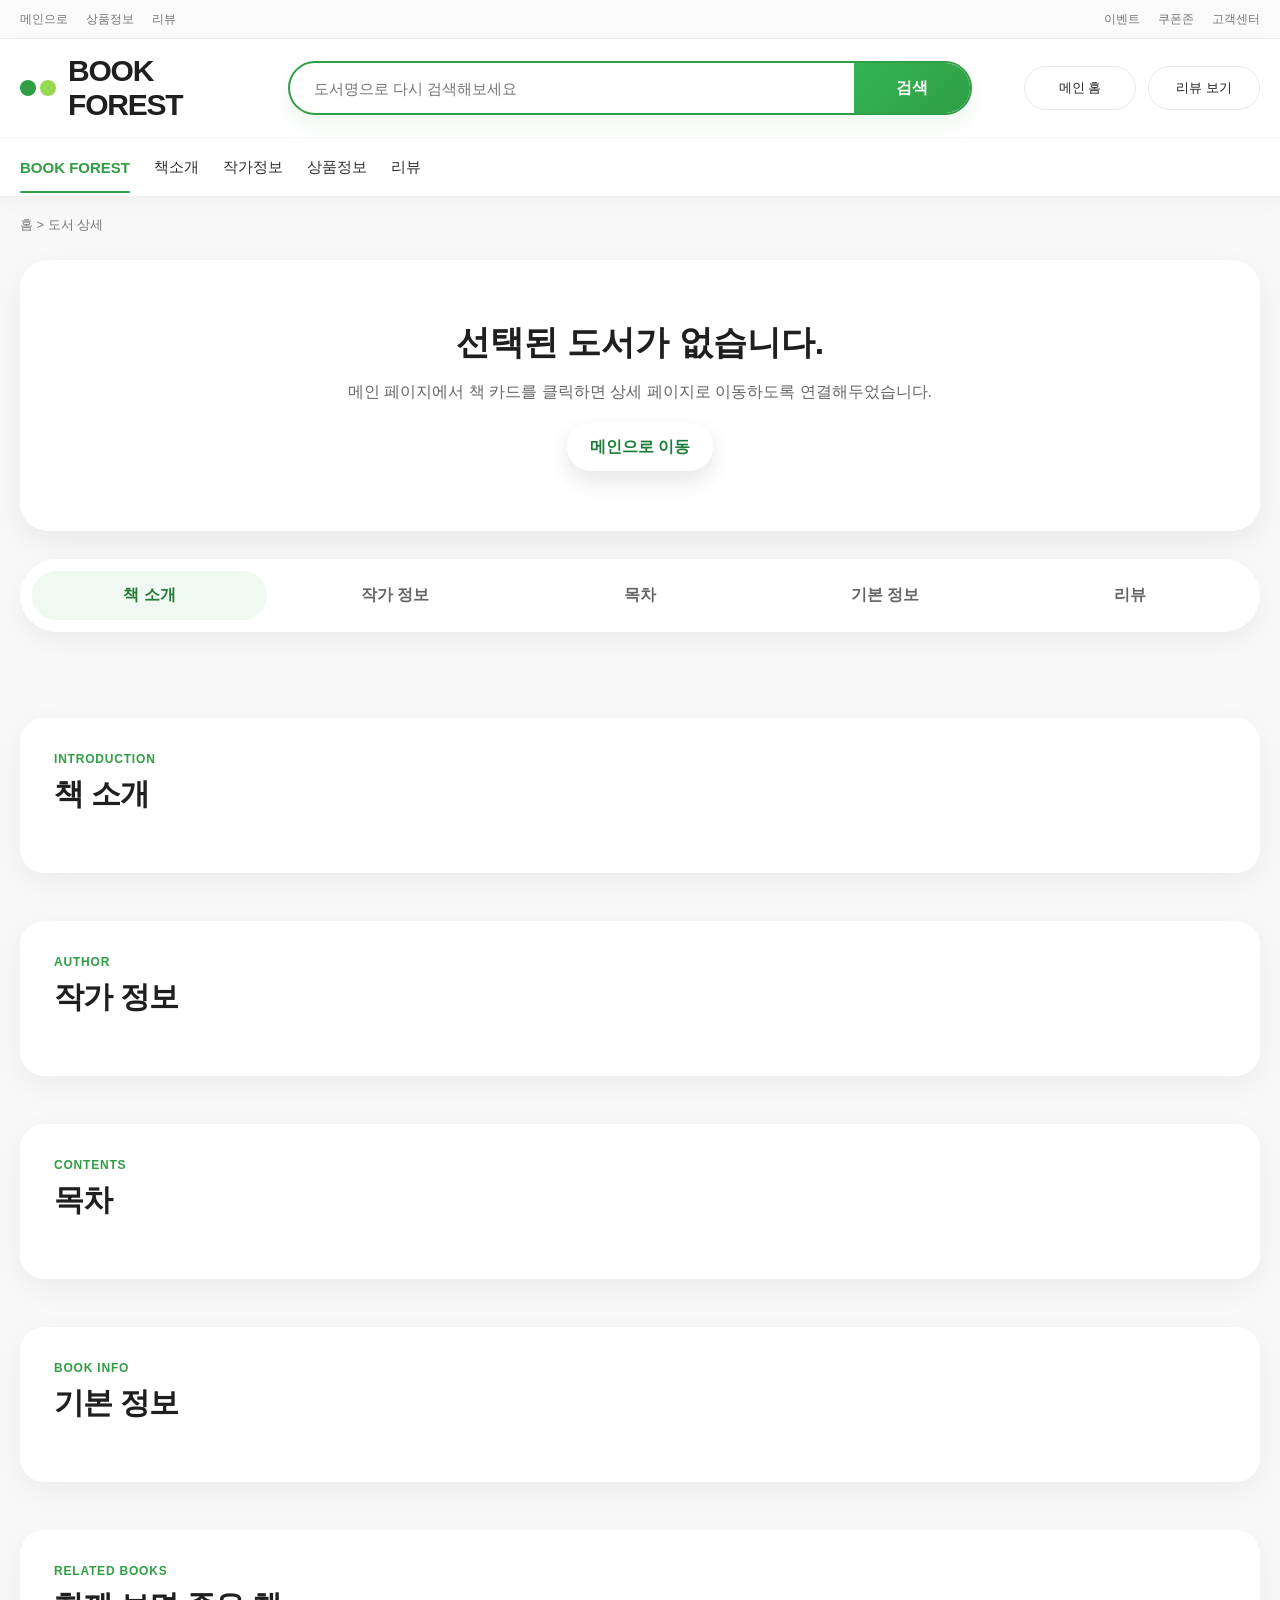
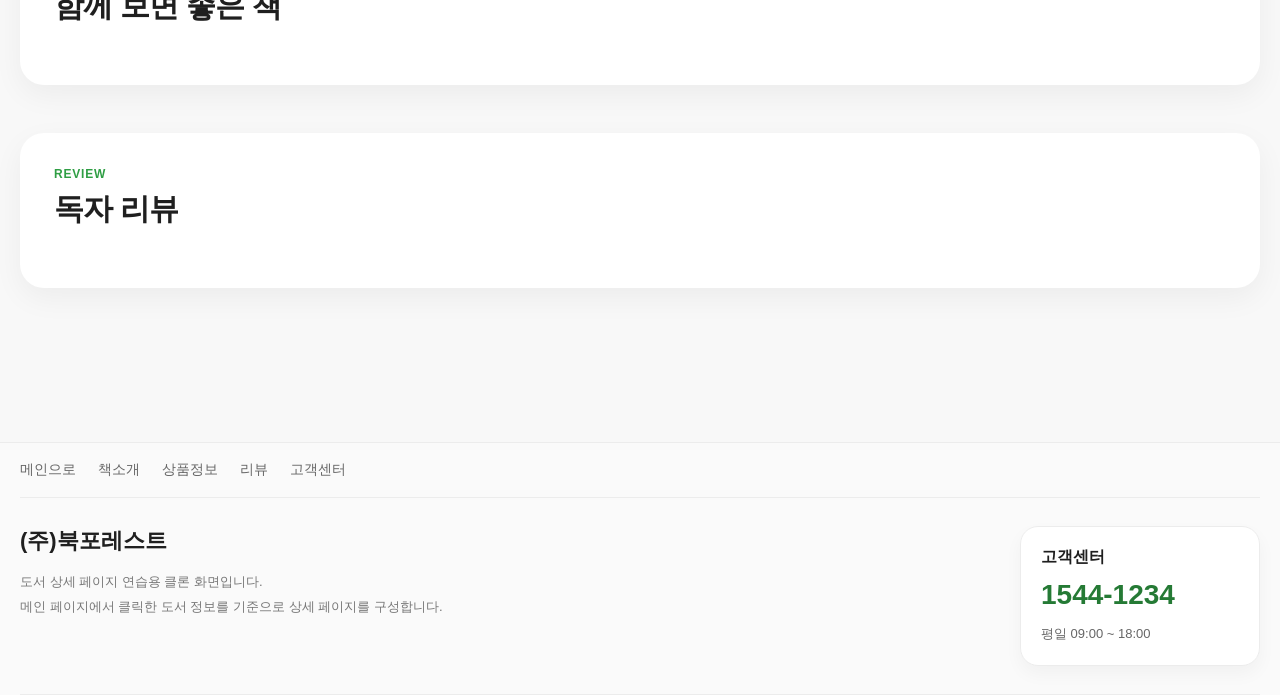
<file: detail.html>
<!DOCTYPE html>
<html lang="ko">
<head>
  <meta charset="UTF-8" />
  <meta name="viewport" content="width=device-width, initial-scale=1.0" />
  <title>BOOK FOREST | 도서 상세</title>
  <link rel="stylesheet" href="./css/style.css" />
</head>
<body class="detail-page-body">
  <div class="utility-bar">
    <div class="container utility-inner">
      <div class="utility-left">
        <a href="./index.html">메인으로</a>
        <a href="#detailInfo">상품정보</a>
        <a href="#detailReview">리뷰</a>
      </div>
      <div class="utility-right">
        <a href="#">이벤트</a>
        <a href="#">쿠폰존</a>
        <a href="#">고객센터</a>
      </div>
    </div>
  </div>

  <header class="site-header">
    <div class="container header-main">
      <div class="header-left">
        <a href="./index.html" class="brand" aria-label="메인페이지로 이동">
          <span class="brand-mark">
            <span></span>
            <span></span>
          </span>
          <span class="brand-text">BOOK FOREST</span>
        </a>
      </div>

      <div class="header-center">
        <div class="search-box detail-search-box">
          <input type="text" id="detailSearchInput" placeholder="도서명으로 다시 검색해보세요" />
          <button id="detailSearchBtn">검색</button>
        </div>
      </div>

      <div class="header-right">
        <a href="./index.html" class="icon-btn">메인 홈</a>
        <a href="#detailReview" class="icon-btn">리뷰 보기</a>
      </div>
    </div>

    <nav class="gnb detail-gnb">
      <div class="container gnb-inner">
        <div class="gnb-left detail-top-links">
          <a href="./index.html" class="gnb-link active">BOOK FOREST</a>
          <a href="#detailIntro" class="gnb-link">책소개</a>
          <a href="#detailAuthor" class="gnb-link">작가정보</a>
          <a href="#detailInfo" class="gnb-link">상품정보</a>
          <a href="#detailReview" class="gnb-link">리뷰</a>
        </div>
      </div>
    </nav>
  </header>

  <main class="detail-main">
    <section class="detail-breadcrumb-wrap">
      <div class="container">
        <div class="detail-breadcrumb" id="detailBreadcrumb">홈 &gt; 도서 상세</div>
      </div>
    </section>

    <section class="detail-hero-section">
      <div class="container detail-hero-grid" id="detailHero">
        <div class="detail-cover-panel skeleton-box"></div>
        <div class="detail-summary-panel skeleton-box"></div>
        <aside class="detail-buy-panel skeleton-box"></aside>
      </div>
    </section>

    <section class="detail-tabbar-wrap">
      <div class="container">
        <div class="detail-tabbar">
          <a href="#detailIntro" class="detail-tab active">책 소개</a>
          <a href="#detailAuthor" class="detail-tab">작가 정보</a>
          <a href="#detailIndex" class="detail-tab">목차</a>
          <a href="#detailInfo" class="detail-tab">기본 정보</a>
          <a href="#detailReview" class="detail-tab">리뷰</a>
        </div>
      </div>
    </section>

    <section class="detail-section detail-banner-section" id="detailIntroBanner">
      <div class="container" id="detailIntroBannerInner"></div>
    </section>

    <section class="detail-section" id="detailIntro">
      <div class="container detail-content-box">
        <div class="detail-section-head">
          <p class="section-kicker">INTRODUCTION</p>
          <h2>책 소개</h2>
        </div>
        <div class="detail-richtext" id="detailIntroText"></div>
      </div>
    </section>

    <section class="detail-section" id="detailAuthor">
      <div class="container detail-content-box">
        <div class="detail-section-head">
          <p class="section-kicker">AUTHOR</p>
          <h2>작가 정보</h2>
        </div>
        <div class="detail-richtext" id="detailAuthorText"></div>
      </div>
    </section>

    <section class="detail-section" id="detailIndex">
      <div class="container detail-content-box">
        <div class="detail-section-head">
          <p class="section-kicker">CONTENTS</p>
          <h2>목차</h2>
        </div>
        <div class="detail-index-list" id="detailIndexList"></div>
      </div>
    </section>

    <section class="detail-section" id="detailInfo">
      <div class="container detail-content-box">
        <div class="detail-section-head">
          <p class="section-kicker">BOOK INFO</p>
          <h2>기본 정보</h2>
        </div>
        <div class="detail-info-grid" id="detailInfoGrid"></div>
      </div>
    </section>

    <section class="detail-section detail-related-section" id="detailRelated">
      <div class="container detail-content-box">
        <div class="detail-section-head">
          <p class="section-kicker">RELATED BOOKS</p>
          <h2>함께 보면 좋은 책</h2>
        </div>
        <div class="book-grid" id="relatedBooksList"></div>
      </div>
    </section>

    <section class="detail-section" id="detailReview">
      <div class="container detail-content-box">
        <div class="detail-section-head detail-review-head">
          <div>
            <p class="section-kicker">REVIEW</p>
            <h2>독자 리뷰</h2>
          </div>
          <div class="detail-review-score" id="detailReviewScore"></div>
        </div>
        <div class="detail-review-list" id="detailReviewList"></div>
      </div>
    </section>
  </main>

  <footer class="site-footer">
    <div class="container footer-top">
      <a href="./index.html">메인으로</a>
      <a href="#detailIntro">책소개</a>
      <a href="#detailInfo">상품정보</a>
      <a href="#detailReview">리뷰</a>
      <a href="#">고객센터</a>
    </div>

    <div class="container footer-bottom footer-real">
      <div class="footer-info">
        <strong>(주)북포레스트</strong>
        <p>도서 상세 페이지 연습용 클론 화면입니다.</p>
        <p>메인 페이지에서 클릭한 도서 정보를 기준으로 상세 페이지를 구성합니다.</p>
      </div>
      <div class="footer-cs">
        <strong>고객센터</strong>
        <p class="cs-number">1544-1234</p>
        <p>평일 09:00 ~ 18:00</p>
      </div>
    </div>
  </footer>

  <script src="./js/main.js"></script>
  <script src="./js/detail.js"></script>
</body>
</html>
</file>
<file: css/style.css>
* {
  margin: 0;
  padding: 0;
  box-sizing: border-box;
}

:root {
  --green: #2f9e44;
  --green-dark: #257a35;
  --text: #1f1f1f;
  --subtext: #666;
  --line: #ececec;
  --soft: #f7f8f9;
  --shadow: 0 12px 30px rgba(0, 0, 0, 0.06);
  --radius-lg: 24px;
  --radius-md: 18px;
  --radius-sm: 12px;
}

html,
body {
  font-family: "Apple SD Gothic Neo", "Malgun Gothic", sans-serif;
  background: #fff;
  color: var(--text);
}

body {
  min-width: 1280px;
}

a {
  text-decoration: none;
  color: inherit;
}

button {
  border: none;
  background: none;
  font: inherit;
  cursor: pointer;
}

img {
  display: block;
  max-width: 100%;
}

.container {
  width: 1200px;
  margin: 0 auto;
}

/* utility */
.utility-bar {
  border-bottom: 1px solid #f0f0f0;
  background: #fafafa;
}

.utility-inner {
  height: 38px;
  display: flex;
  justify-content: space-between;
  align-items: center;
}

.utility-left,
.utility-right {
  display: flex;
  gap: 18px;
  font-size: 12px;
  color: #777;
}

/* header */
.site-header {
  position: sticky;
  top: 0;
  z-index: 200;
  background: rgba(255, 255, 255, 0.92);
  backdrop-filter: blur(14px);
  border-bottom: 1px solid rgba(0, 0, 0, 0.05);
  box-shadow: 0 6px 20px rgba(0, 0, 0, 0.03);
}

.header-main {
  height: 98px;
  display: grid;
  grid-template-columns: 240px 1fr 260px;
  align-items: center;
  gap: 28px;
}

.header-left {
  display: flex;
  align-items: center;
}

.brand {
  display: inline-flex;
  align-items: center;
  gap: 12px;
}

.brand-mark {
  display: inline-flex;
  gap: 4px;
  align-items: center;
}

.brand-mark span:first-child {
  width: 16px;
  height: 16px;
  background: var(--green);
  border-radius: 50%;
}

.brand-mark span:last-child {
  width: 16px;
  height: 16px;
  background: #98d94f;
  border-radius: 50%;
}

.brand-text {
  font-size: 30px;
  font-weight: 800;
  letter-spacing: -1.2px;
}

.search-box {
  height: 54px;
  border: 2px solid var(--green);
  border-radius: 999px;
  overflow: hidden;
  display: flex;
  background: rgba(255, 255, 255, 0.92);
  box-shadow: 0 10px 22px rgba(47, 158, 68, 0.08);
}

.search-box input {
  flex: 1;
  border: none;
  outline: none;
  padding: 0 24px;
  font-size: 15px;
  background: transparent;
}

.search-box button {
  width: 116px;
  background: linear-gradient(135deg, #34b454, #2f9e44);
  color: #fff;
  font-weight: 800;
  transition: 0.2s ease;
}

.search-box button:hover {
  filter: brightness(0.96);
}

.header-right {
  display: flex;
  justify-content: flex-end;
  gap: 12px;
}

.icon-btn {
  min-width: 112px;
  height: 44px;
  border: 1px solid #e7e7e7;
  border-radius: 999px;
  display: inline-flex;
  align-items: center;
  justify-content: center;
  gap: 8px;
  font-size: 13px;
  transition: all 0.22s ease;
  background: rgba(255, 255, 255, 0.9);
}

.icon-btn:hover {
  border-color: #d5ead9;
  background: #f6fff8;
  color: var(--green-dark);
  transform: translateY(-1px);
  box-shadow: 0 8px 20px rgba(47, 158, 68, 0.08);
}

.icon-btn-svg svg {
  width: 18px;
  height: 18px;
}

.gnb {
  border-top: 1px solid rgba(0, 0, 0, 0.03);
  border-bottom: 1px solid rgba(0, 0, 0, 0.06);
  background: rgba(255, 255, 255, 0.95);
}

.gnb-inner {
  height: 58px;
  display: flex;
  align-items: center;
  justify-content: space-between;
}

.gnb-left,
.gnb-right {
  display: flex;
  align-items: center;
  gap: 24px;
}

.gnb-link,
.gnb-side-link {
  font-size: 15px;
  color: #2d2d2d;
  position: relative;
  transition: color 0.2s ease;
}

.gnb-link:hover,
.gnb-side-link:hover {
  color: var(--green);
}

.gnb-link.active {
  color: var(--green);
  font-weight: 800;
}

.gnb-link::after {
  content: "";
  position: absolute;
  left: 0;
  bottom: -17px;
  width: 0;
  height: 2px;
  background: var(--green);
  border-radius: 999px;
  transition: width 0.22s ease;
}

.gnb-link:hover::after,
.gnb-link.active::after {
  width: 100%;
}

.all-menu-btn {
  width: 94px;
  height: 38px;
  border-radius: 999px;
  background: linear-gradient(135deg, #edf9f0, #f7fbf7);
  color: var(--green);
  font-weight: 800;
  border: 1px solid #dff0e3;
  transition: 0.2s ease;
}

.all-menu-btn:hover {
  transform: translateY(-1px);
  box-shadow: 0 8px 18px rgba(47, 158, 68, 0.08);
}

/* dropdown */
.all-menu-wrap {
  position: relative;
}

.all-menu-dropdown {
  position: absolute;
  top: 52px;
  left: 0;
  width: 760px;
  padding: 24px;
  border-radius: 24px;
  background: rgba(255, 255, 255, 0.98);
  border: 1px solid #ececec;
  box-shadow: 0 24px 50px rgba(0, 0, 0, 0.12);
  display: grid;
  grid-template-columns: repeat(4, 1fr);
  gap: 18px;
  opacity: 0;
  visibility: hidden;
  transform: translateY(10px);
  transition: all 0.22s ease;
  z-index: 300;
}

.all-menu-wrap.open .all-menu-dropdown {
  opacity: 1;
  visibility: visible;
  transform: translateY(0);
}

.dropdown-col {
  display: flex;
  flex-direction: column;
  gap: 10px;
}

.dropdown-col h4 {
  font-size: 15px;
  font-weight: 800;
  margin-bottom: 6px;
  color: #222;
}

.dropdown-col a {
  font-size: 14px;
  color: #666;
  transition: 0.18s ease;
}

.dropdown-col a:hover {
  color: var(--green);
  transform: translateX(2px);
}

.dropdown-highlight {
  padding: 18px;
  border-radius: 18px;
  background: linear-gradient(135deg, #f2fbf4, #eef8ff);
  justify-content: center;
}

.dropdown-kicker {
  font-size: 12px;
  font-weight: 800;
  color: var(--green);
  margin-bottom: 10px;
}

.dropdown-highlight strong {
  font-size: 20px;
  line-height: 1.4;
  letter-spacing: -0.5px;
  margin-bottom: 8px;
}

.dropdown-highlight span {
  font-size: 13px;
  color: #666;
  line-height: 1.6;
}

/* hover utility */
.utility-hover-menu {
  position: relative;
}

.hover-link {
  display: inline-flex;
  align-items: center;
  height: 58px;
}

.hover-panel {
  position: absolute;
  top: 52px;
  right: 0;
  width: 260px;
  padding: 18px;
  border-radius: 20px;
  background: rgba(255, 255, 255, 0.98);
  border: 1px solid #ececec;
  box-shadow: 0 20px 40px rgba(0, 0, 0, 0.12);
  opacity: 0;
  visibility: hidden;
  transform: translateY(10px);
  transition: all 0.22s ease;
  z-index: 300;
}

.utility-hover-menu:hover .hover-panel {
  opacity: 1;
  visibility: visible;
  transform: translateY(0);
}

.hover-panel strong {
  display: block;
  font-size: 15px;
  margin-bottom: 8px;
}

.hover-panel p {
  font-size: 13px;
  line-height: 1.7;
  color: #666;
  margin-bottom: 14px;
}

.hover-panel button {
  width: 100%;
  height: 40px;
  border-radius: 12px;
  background: linear-gradient(135deg, #34b454, #2f9e44);
  color: #fff;
  font-weight: 700;
}

/* hero */
.hero-section {
  padding: 28px 0 24px;
}

.hero-grid {
  display: grid;
  grid-template-columns: 1fr 280px;
  gap: 20px;
}

.hero-main {
  min-height: 430px;
  border-radius: 30px;
  overflow: hidden;
  position: relative;
  box-shadow:
    0 18px 38px rgba(0, 0, 0, 0.06),
    0 4px 10px rgba(0, 0, 0, 0.03);
}

.hero-slider {
  position: relative;
  width: 100%;
  height: 100%;
}

.hero-slide {
  min-height: 430px;
  padding: 46px 46px 40px;
  position: absolute;
  inset: 0;
  display: flex;
  justify-content: flex-start;
  align-items: center;
  opacity: 0;
  visibility: hidden;
  transition: opacity 0.6s ease, visibility 0.6s ease;
  background:
    linear-gradient(rgba(0, 0, 0, 0.38), rgba(0, 0, 0, 0.38)),
    url("https://images.unsplash.com/photo-1512820790803-83ca734da794?w=1600&q=80") center center / cover no-repeat;
}

.hero-slide.active {
  opacity: 1;
  visibility: visible;
}

.hero-slide-purple {
  background:
    linear-gradient(rgba(0, 0, 0, 0.34), rgba(0, 0, 0, 0.34)),
    url("https://images.unsplash.com/photo-1495446815901-a7297e633e8d?w=1600&q=80") center center / cover no-repeat;
}

.hero-slide-peach {
  background:
    linear-gradient(rgba(0, 0, 0, 0.34), rgba(0, 0, 0, 0.34)),
    url("https://images.unsplash.com/photo-1476275466078-4007374efbbe?w=1600&q=80") center center / cover no-repeat;
}

/* 슬라이더 오른쪽 카드 도형 제거 */
.hero-books {
  display: none;
}

.hero-copy {
  width: 56%;
  color: #fff;
  z-index: 2;
  position: relative;
}

.hero-label {
  display: inline-flex;
  padding: 9px 16px;
  border-radius: 999px;
  background: rgba(255, 255, 255, 0.22);
  backdrop-filter: blur(6px);
  font-size: 12px;
  font-weight: 800;
  margin-bottom: 18px;
  color: #fff;
  letter-spacing: 0.3px;
}

.hero-copy h1 {
  font-size: 52px;
  line-height: 1.22;
  letter-spacing: -2px;
  margin-bottom: 18px;
  color: #fff;
  text-shadow: 0 4px 18px rgba(0, 0, 0, 0.28);
}

.hero-copy p {
  max-width: 560px;
  font-size: 16px;
  line-height: 1.9;
  opacity: 0.97;
  margin-bottom: 30px;
  color: rgba(255, 255, 255, 0.96);
  text-shadow: 0 2px 12px rgba(0, 0, 0, 0.25);
}

.hero-actions {
  display: flex;
  gap: 12px;
}

.btn-primary,
.btn-secondary {
  min-width: 146px;
  height: 48px;
  border-radius: 999px;
  display: inline-flex;
  align-items: center;
  justify-content: center;
  font-weight: 800;
  transition: all 0.2s ease;
}

.btn-primary {
  background: #fff;
  color: #1e7e39;
  box-shadow: 0 10px 22px rgba(0, 0, 0, 0.1);
}

.btn-primary:hover {
  transform: translateY(-1px);
  filter: brightness(0.98);
}

.btn-secondary {
  background: rgba(255, 255, 255, 0.14);
  color: #fff;
  border: 1px solid rgba(255, 255, 255, 0.34);
  backdrop-filter: blur(6px);
}

.btn-secondary:hover {
  background: rgba(255, 255, 255, 0.2);
}

.hero-book {
  position: absolute;
  border-radius: 16px;
  box-shadow: 0 22px 45px rgba(0, 0, 0, 0.15);
}

.hero-book-1,
.hero-book-2,
.hero-book-3,
.hero-book-4,
.hero-book-5,
.hero-book-6,
.hero-book-7,
.hero-book-8,
.hero-book-9 {
  display: none;
}

.hero-nav {
  position: absolute;
  top: 50%;
  transform: translateY(-50%);
  width: 46px;
  height: 46px;
  border-radius: 50%;
  background: rgba(255, 255, 255, 0.18);
  color: #fff;
  font-size: 30px;
  line-height: 1;
  z-index: 5;
  transition: 0.2s ease;
  backdrop-filter: blur(6px);
}

.hero-nav:hover {
  background: rgba(255, 255, 255, 0.3);
}

.hero-prev {
  left: 16px;
}

.hero-next {
  right: 16px;
}

.hero-dots {
  position: absolute;
  left: 50%;
  bottom: 18px;
  transform: translateX(-50%);
  display: flex;
  gap: 8px;
  z-index: 5;
}

.hero-dot {
  width: 10px;
  height: 10px;
  border-radius: 50%;
  background: rgba(255, 255, 255, 0.45);
}

.hero-dot.active {
  background: #fff;
}

.hero-side {
  display: flex;
  flex-direction: column;
  gap: 16px;
}

.promo-card {
  border-radius: 24px;
  padding: 24px;
  box-shadow:
    0 18px 38px rgba(0, 0, 0, 0.06),
    0 4px 10px rgba(0, 0, 0, 0.03);
  backdrop-filter: blur(6px);
}

.promo-card.large {
  min-height: 280px;
  background: linear-gradient(180deg, #ffffff 0%, #f5f8f6 100%);
  border: 1px solid #edf1ee;
  display: flex;
  flex-direction: column;
  justify-content: space-between;
}

.promo-text span {
  font-size: 13px;
  color: #777;
}

.promo-text strong {
  display: block;
  margin-top: 10px;
  font-size: 24px;
  line-height: 1.4;
  letter-spacing: -0.7px;
}

/* 오늘의 추천 책 이미지 교체 */
.promo-book {
  width: 110px;
  height: 155px;
  border-radius: 12px;
  background: url("https://images.unsplash.com/photo-1519682337058-a94d519337bc?w=600&q=80") center center / cover no-repeat;
  margin-left: auto;
  box-shadow: 0 18px 30px rgba(0, 0, 0, 0.12);
  transform: rotate(-8deg);
}

/* 쿠폰 카드에 이미지 포인트 추가 */
.promo-card.small {
  background: linear-gradient(135deg, #effff3, #fff8eb);
  min-height: 134px;
  display: flex;
  flex-direction: column;
  justify-content: center;
  position: relative;
  overflow: hidden;
}

.promo-card.small::after {
  content: "";
  position: absolute;
  right: 18px;
  bottom: 12px;
  width: 74px;
  height: 74px;
  background: url("https://images.unsplash.com/photo-1607083206968-13611e3d76db?w=400&q=80") center center / cover no-repeat;
  border-radius: 18px;
  opacity: 0.26;
  transform: rotate(-10deg);
}

.promo-card.small span {
  font-size: 13px;
  color: #666;
  margin-bottom: 8px;
  position: relative;
  z-index: 1;
}

.promo-card.small strong {
  font-size: 24px;
  color: var(--green-dark);
  letter-spacing: -0.8px;
  position: relative;
  z-index: 1;
}

/* quick */
.quick-section {
  padding-bottom: 24px;
}

.quick-grid {
  display: grid;
  grid-template-columns: repeat(8, 1fr);
  gap: 14px;
}

.quick-item {
  background: #fff;
  border: 1px solid #ededed;
  border-radius: 22px;
  height: 92px;
  display: flex;
  flex-direction: column;
  align-items: center;
  justify-content: center;
  gap: 8px;
  box-shadow: 0 8px 18px rgba(0, 0, 0, 0.03);
  transition: 0.2s ease;
  backdrop-filter: blur(6px);
}

.quick-item:hover {
  transform: translateY(-3px);
  box-shadow: 0 14px 26px rgba(0, 0, 0, 0.06);
}

.q-icon {
  font-size: 24px;
}

.quick-item span:last-child {
  font-size: 13px;
  color: #444;
}

/* sections */
.book-section,
.story-section {
  padding: 34px 0 8px;
}

.section-head {
  display: flex;
  justify-content: space-between;
  align-items: flex-end;
  gap: 20px;
  margin-bottom: 20px;
}

.section-kicker {
  font-size: 12px;
  font-weight: 800;
  color: var(--green);
  margin-bottom: 8px;
  letter-spacing: 0.8px;
}

.section-head h2 {
  font-size: 32px;
  font-weight: 800;
  letter-spacing: -1.2px;
}

.pill-tabs {
  display: flex;
  gap: 8px;
  flex-wrap: wrap;
}

.pill {
  height: 38px;
  padding: 0 16px;
  border-radius: 999px;
  border: 1px solid #e8e8e8;
  color: #666;
  background: rgba(255, 255, 255, 0.9);
  transition: 0.2s ease;
}

.pill:hover {
  border-color: #d8eadc;
  background: #f7fff8;
  color: var(--green-dark);
}

.pill.active {
  color: #fff;
  background: linear-gradient(135deg, #34b454, #2f9e44);
  border-color: transparent;
  box-shadow: 0 10px 20px rgba(47, 158, 68, 0.18);
}

.more-link {
  color: #666;
  font-size: 14px;
}

/* books */
.book-grid {
  display: grid;
  grid-template-columns: repeat(6, 1fr);
  gap: 22px;
}

.book-grid.compact {
  grid-template-columns: repeat(4, 1fr);
}

.book-card {
  min-width: 0;
}

.book-rank {
  width: 30px;
  height: 30px;
  border-radius: 50%;
  background: var(--green);
  color: #fff;
  font-size: 13px;
  font-weight: 700;
  display: inline-flex;
  align-items: center;
  justify-content: center;
  margin-bottom: 10px;
}

.book-thumb {
  width: 100%;
  aspect-ratio: 0.72 / 1;
  border-radius: 14px;
  overflow: hidden;
  background: #f2f2f2;
  box-shadow: 0 14px 26px rgba(0, 0, 0, 0.08);
  transition: transform 0.2s ease, box-shadow 0.2s ease;
  border: 1px solid rgba(0, 0, 0, 0.04);
  backdrop-filter: blur(6px);
}

.book-card:hover .book-thumb {
  transform: translateY(-4px);
  box-shadow: 0 18px 32px rgba(0, 0, 0, 0.12);
}

.book-thumb img {
  width: 100%;
  height: 100%;
  object-fit: cover;
}

.book-meta {
  padding-top: 12px;
}

.book-title {
  font-size: 15px;
  font-weight: 700;
  line-height: 1.55;
  min-height: 46px;
  display: -webkit-box;
  -webkit-line-clamp: 2;
  -webkit-box-orient: vertical;
  overflow: hidden;
  letter-spacing: -0.2px;
}

.book-author {
  margin-top: 7px;
  font-size: 13px;
  color: #777;
  white-space: nowrap;
  overflow: hidden;
  text-overflow: ellipsis;
}

.book-price {
  margin-top: 9px;
  font-size: 15px;
  font-weight: 800;
}

.book-publisher {
  margin-top: 6px;
  font-size: 12px;
  color: #999;
}

.empty-box,
.loading-box,
.error-box {
  grid-column: 1 / -1;
  min-height: 190px;
  border-radius: 20px;
  background: #fafafa;
  border: 1px dashed #ddd;
  color: #777;
  display: flex;
  align-items: center;
  justify-content: center;
}

/* middle banner */
.middle-banner-section {
  padding: 34px 0 16px;
}

.middle-banner {
  min-height: 220px;
  border-radius: 30px;
  padding: 34px 40px;
  background: linear-gradient(135deg, #eaf7ef, #f9f4ea);
  display: flex;
  justify-content: space-between;
  align-items: center;
  overflow: hidden;
  box-shadow:
    0 18px 38px rgba(0, 0, 0, 0.06),
    0 4px 10px rgba(0, 0, 0, 0.03);
  backdrop-filter: blur(6px);
}

.middle-banner-copy span {
  display: inline-block;
  font-size: 12px;
  font-weight: 800;
  color: var(--green);
  margin-bottom: 10px;
}

.middle-banner-copy h3 {
  font-size: 34px;
  line-height: 1.4;
  letter-spacing: -1px;
  margin-bottom: 14px;
}

.middle-banner-copy p {
  color: #666;
  line-height: 1.7;
  font-size: 14px;
}

.middle-banner-visual {
  width: 130px;
  height: 180px;
  border-radius: 14px;
  background: linear-gradient(145deg, #0d1b2a, #415a77);
  box-shadow: 0 18px 32px rgba(0, 0, 0, 0.14);
  transform: rotate(-12deg);
}

/* picks */
.picks-section {
  padding: 42px 0 14px;
}

.picks-layout {
  display: grid;
  grid-template-columns: 250px 1fr;
  gap: 28px;
  align-items: start;
}

.picks-side {
  padding-top: 12px;
}

.picks-side h2 {
  font-size: 40px;
  letter-spacing: -1.2px;
  margin-bottom: 14px;
}

.picks-side p {
  color: #666;
  line-height: 1.8;
  font-size: 14px;
}

.outline-link {
  display: inline-flex;
  margin-top: 20px;
  width: 120px;
  height: 42px;
  align-items: center;
  justify-content: center;
  border: 1px solid var(--green);
  border-radius: 999px;
  color: var(--green);
  font-weight: 700;
}

/* story */
.story-grid {
  display: grid;
  grid-template-columns: repeat(5, 1fr);
  gap: 22px;
}

.story-card {
  min-width: 0;
}

.story-thumb {
  width: 100%;
  height: 210px;
  border-radius: 18px;
  object-fit: cover;
  box-shadow: 0 14px 28px rgba(0, 0, 0, 0.08);
}

.story-title {
  margin-top: 12px;
  font-size: 15px;
  font-weight: 700;
  line-height: 1.55;
}

.story-desc {
  margin-top: 7px;
  font-size: 13px;
  color: #777;
  line-height: 1.6;
}

/* bottom promo */
.bottom-promo-section {
  padding: 34px 0 48px;
}

.bottom-promo-grid {
  display: grid;
  grid-template-columns: repeat(3, 1fr);
  gap: 16px;
}

.bottom-promo {
  min-height: 132px;
  border-radius: 24px;
  padding: 26px;
  display: flex;
  flex-direction: column;
  justify-content: center;
  box-shadow:
    0 18px 38px rgba(0, 0, 0, 0.06),
    0 4px 10px rgba(0, 0, 0, 0.03);
  backdrop-filter: blur(6px);
}

.bottom-promo span {
  font-size: 13px;
  margin-bottom: 8px;
}

.bottom-promo strong {
  font-size: 24px;
  line-height: 1.45;
  letter-spacing: -0.8px;
}

.bottom-promo.mint {
  background: #dff6e7;
  color: #146c3b;
}

.bottom-promo.ivory {
  background: #fff4dc;
  color: #735400;
}

.bottom-promo.blue {
  background: #2e78ff;
  color: #fff;
}

/* footer */
.site-footer {
  border-top: 1px solid #ececec;
  background: #fafafa;
  margin-top: 40px;
}

.footer-top {
  padding: 18px 0;
  display: flex;
  gap: 22px;
  flex-wrap: wrap;
  border-bottom: 1px solid #ececec;
}

.footer-top a {
  font-size: 14px;
  color: #666;
}

.footer-real {
  padding: 28px 0 28px;
  display: flex;
  justify-content: space-between;
  gap: 40px;
  border-bottom: 1px solid #ececec;
}

.footer-info {
  flex: 1;
}

.footer-info strong {
  display: block;
  margin-bottom: 14px;
  font-size: 22px;
}

.footer-info p {
  font-size: 13px;
  line-height: 1.9;
  color: #777;
}

.footer-cs {
  width: 240px;
  padding: 20px;
  border-radius: 18px;
  background: #fff;
  border: 1px solid #ececec;
  box-shadow: 0 8px 18px rgba(0, 0, 0, 0.04);
  backdrop-filter: blur(6px);
}

.footer-cs strong {
  display: block;
  margin-bottom: 10px;
  font-size: 16px;
}

.cs-number {
  font-size: 28px !important;
  color: var(--green-dark) !important;
  font-weight: 800;
  line-height: 1.2 !important;
  margin-bottom: 10px;
}

.footer-cs p {
  font-size: 13px;
  color: #666;
  line-height: 1.8;
}

.footer-copy-row {
  padding: 18px 0 28px;
}

.footer-copy-row p {
  color: #999;
  font-size: 12px;
}

/* responsive */
@media (max-width: 1280px) {
  body {
    min-width: 100%;
  }

  .container {
    width: calc(100% - 40px);
  }

  .book-grid {
    grid-template-columns: repeat(5, 1fr);
  }

  .story-grid {
    grid-template-columns: repeat(4, 1fr);
  }
}

@media (max-width: 1024px) {
  .header-main {
    grid-template-columns: 1fr;
    height: auto;
    padding: 20px 0;
  }

  .header-right {
    justify-content: flex-start;
  }

  .gnb-inner {
    flex-direction: column;
    align-items: flex-start;
    height: auto;
    gap: 12px;
    padding: 12px 0;
  }

  .hero-grid {
    grid-template-columns: 1fr;
  }

  .quick-grid {
    grid-template-columns: repeat(4, 1fr);
  }

  .book-grid {
    grid-template-columns: repeat(3, 1fr);
  }

  .book-grid.compact {
    grid-template-columns: repeat(3, 1fr);
  }

  .story-grid {
    grid-template-columns: repeat(3, 1fr);
  }

  .picks-layout {
    grid-template-columns: 1fr;
  }

  .bottom-promo-grid {
    grid-template-columns: 1fr;
  }

  .footer-real {
    flex-direction: column;
  }

  .all-menu-dropdown {
    width: 100%;
    min-width: 700px;
  }
}

@media (max-width: 768px) {
  .utility-inner,
  .section-head {
    flex-direction: column;
    align-items: flex-start;
    height: auto;
    gap: 12px;
    padding: 12px 0;
  }

  .hero-slide {
    min-height: auto;
    flex-direction: column;
    align-items: flex-start;
    gap: 30px;
    padding: 30px;
  }

  .hero-copy,
  .hero-books {
    width: 100%;
  }

  .hero-books {
    height: 300px;
  }

  .hero-copy h1 {
    font-size: 34px;
  }

  .quick-grid {
    grid-template-columns: repeat(2, 1fr);
  }

  .book-grid,
  .book-grid.compact,
  .story-grid {
    grid-template-columns: repeat(2, 1fr);
  }

  .middle-banner {
    flex-direction: column;
    align-items: flex-start;
    gap: 24px;
  }

  .all-menu-dropdown {
    min-width: 320px;
    grid-template-columns: 1fr;
  }
}

/* =========================
   clickable book cards
========================= */
.book-card {
  cursor: pointer;
}

.book-card:focus-visible {
  outline: 3px solid rgba(47, 158, 68, 0.25);
  outline-offset: 4px;
}

/* =========================
   detail page
========================= */
.detail-page-body {
  background: #f8f8f8;
}

.detail-main {
  padding-bottom: 90px;
}

.detail-breadcrumb-wrap {
  padding: 18px 0 10px;
}

.detail-breadcrumb {
  color: #777;
  font-size: 13px;
}

.detail-hero-section {
  padding: 16px 0 28px;
}

.detail-hero-grid {
  display: grid;
  grid-template-columns: 320px 1fr 280px;
  gap: 28px;
  align-items: start;
}

.detail-cover-panel,
.detail-summary-panel,
.detail-buy-card,
.detail-content-box {
  background: #fff;
  border-radius: 24px;
  box-shadow: 0 10px 30px rgba(0, 0, 0, 0.05);
}

.detail-cover-panel,
.detail-summary-panel {
  padding: 28px;
}

.detail-cover-sticky {
  position: sticky;
  top: 170px;
}

.detail-cover-frame {
  background: linear-gradient(180deg, #fff, #f4f4f4);
  border-radius: 24px;
  padding: 22px;
  border: 1px solid #f0f0f0;
}

.detail-cover-image {
  width: 100%;
  aspect-ratio: 0.72 / 1;
  object-fit: cover;
  border-radius: 18px;
  box-shadow: 0 22px 44px rgba(0, 0, 0, 0.16);
}

.detail-summary-panel {
  min-height: 560px;
}

.detail-badge {
  display: inline-flex;
  align-items: center;
  justify-content: center;
  height: 34px;
  padding: 0 14px;
  border-radius: 999px;
  background: #edf7ef;
  color: var(--green-dark);
  font-size: 13px;
  font-weight: 700;
  margin-bottom: 18px;
}

.detail-title {
  font-size: 34px;
  line-height: 1.3;
  letter-spacing: -1.2px;
  margin-bottom: 14px;
}

.detail-author-line,
.detail-publisher-line {
  color: #555;
  font-size: 16px;
  line-height: 1.7;
}

.detail-publisher-line {
  color: #777;
  margin-bottom: 22px;
}

.detail-rating-row {
  display: flex;
  align-items: center;
  gap: 10px;
  padding: 18px 0;
  border-top: 1px solid #f0f0f0;
  border-bottom: 1px solid #f0f0f0;
  margin-bottom: 24px;
}

.detail-rating-row strong {
  font-size: 26px;
  color: var(--green-dark);
}

.detail-rating-row span {
  color: #666;
}

.detail-short-desc {
  font-size: 16px;
  line-height: 1.9;
  color: #333;
  margin-bottom: 22px;
  white-space: pre-line;
}

.detail-meta-chips {
  display: flex;
  flex-wrap: wrap;
  gap: 10px;
}

.detail-chip {
  display: inline-flex;
  align-items: center;
  padding: 10px 14px;
  border-radius: 999px;
  background: #f5f6f8;
  color: #555;
  font-size: 13px;
}

.detail-buy-panel {
  position: sticky;
  top: 170px;
}

.detail-buy-card {
  padding: 24px;
}

.detail-price-row {
  display: flex;
  align-items: baseline;
  gap: 10px;
  margin-bottom: 8px;
}

.detail-price-row strong {
  font-size: 30px;
  letter-spacing: -1px;
}

.detail-discount {
  font-size: 22px;
  color: #ea4d4d;
  font-weight: 800;
}

.detail-origin-price {
  color: #999;
  text-decoration: line-through;
  margin-bottom: 20px;
}

.detail-point-box {
  display: flex;
  align-items: center;
  justify-content: space-between;
  padding: 14px 16px;
  border-radius: 16px;
  background: #f7f8f9;
  margin-bottom: 18px;
}

.detail-buy-actions {
  display: grid;
  gap: 10px;
}

.buy-btn {
  height: 52px;
  border-radius: 16px;
  font-size: 15px;
  font-weight: 800;
}

.buy-btn.primary {
  background: linear-gradient(135deg, #34b454, #2f9e44);
  color: #fff;
}

.buy-btn.secondary {
  border: 1px solid #dfe2e6;
  background: #fff;
}

.detail-home-link {
  display: inline-block;
  margin-top: 18px;
  color: var(--green-dark);
  font-weight: 700;
}

.detail-tabbar-wrap {
  position: sticky;
  top: 156px;
  z-index: 50;
  background: rgba(248, 248, 248, 0.9);
  backdrop-filter: blur(10px);
  padding: 0 0 14px;
}

.detail-tabbar {
  display: flex;
  gap: 10px;
  padding: 12px;
  background: #fff;
  border-radius: 999px;
  box-shadow: 0 10px 24px rgba(0, 0, 0, 0.05);
}

.detail-tab {
  flex: 1;
  text-align: center;
  padding: 14px 10px;
  border-radius: 999px;
  font-weight: 700;
  color: #666;
}

.detail-tab.active,
.detail-tab:hover {
  background: #eff8f1;
  color: var(--green-dark);
}

.detail-section {
  padding: 24px 0;
}

.detail-content-box {
  padding: 34px;
}

.detail-section-head {
  margin-bottom: 24px;
}

.detail-section-head h2 {
  font-size: 30px;
  letter-spacing: -0.8px;
}

.detail-richtext {
  font-size: 16px;
  line-height: 2;
  color: #2d2d2d;
}

.detail-richtext p + p {
  margin-top: 14px;
}

.detail-visual-banner {
  min-height: 420px;
  border-radius: 32px;
  background: linear-gradient(135deg, rgba(249, 130, 109, 0.95), rgba(24, 16, 16, 0.92));
  display: grid;
  grid-template-columns: 1.2fr 0.8fr;
  align-items: center;
  overflow: hidden;
  padding: 40px 50px;
  color: #fff;
}

.detail-visual-copy span {
  display: inline-block;
  margin-bottom: 16px;
  font-size: 13px;
  letter-spacing: 2px;
  opacity: 0.8;
}

.detail-visual-copy h2 {
  font-size: 42px;
  line-height: 1.25;
  margin-bottom: 18px;
}

.detail-visual-copy p {
  font-size: 16px;
  line-height: 1.9;
  max-width: 520px;
}

.detail-visual-book {
  display: flex;
  justify-content: center;
  align-items: center;
}

.detail-visual-book-image {
  width: 240px;
  max-width: 100%;
  max-height: 360px;
  object-fit: contain;
  background: #fff;
  padding: 10px;
  border-radius: 18px;
  box-shadow: 0 30px 50px rgba(0, 0, 0, 0.3);
}

.detail-index-list {
  display: grid;
  gap: 14px;
}

.detail-index-item {
  display: flex;
  align-items: center;
  gap: 16px;
  padding: 18px 20px;
  background: #fafafa;
  border-radius: 18px;
  border: 1px solid #efefef;
}

.detail-index-item span {
  min-width: 42px;
  height: 42px;
  border-radius: 50%;
  display: inline-flex;
  align-items: center;
  justify-content: center;
  background: #edf7ef;
  color: var(--green-dark);
  font-weight: 800;
}

.detail-info-grid {
  display: grid;
  grid-template-columns: repeat(2, minmax(0, 1fr));
  gap: 14px;
}

.detail-info-item {
  border: 1px solid #efefef;
  border-radius: 18px;
  padding: 18px 20px;
  display: grid;
  gap: 8px;
}

.detail-info-item span {
  font-size: 13px;
  color: #888;
}

.detail-info-item strong {
  font-size: 16px;
  line-height: 1.6;
  word-break: break-word;
}

.detail-related-section .book-grid {
  margin-top: 8px;
}

.detail-review-head {
  display: flex;
  justify-content: space-between;
  align-items: end;
}

.detail-review-score {
  display: flex;
  flex-direction: column;
  align-items: flex-end;
  gap: 6px;
}

.detail-review-score strong {
  font-size: 34px;
  color: var(--green-dark);
}

.detail-review-list {
  display: grid;
  gap: 16px;
}

.detail-review-card {
  border: 1px solid #efefef;
  border-radius: 20px;
  padding: 22px;
  background: #fcfcfc;
}

.detail-review-top {
  display: flex;
  justify-content: space-between;
  margin-bottom: 12px;
}

.detail-review-card p {
  line-height: 1.9;
  color: #444;
}

.skeleton-box {
  min-height: 240px;
  background: linear-gradient(90deg, #f6f6f6 25%, #eeeeee 37%, #f6f6f6 63%);
  background-size: 400% 100%;
  animation: skeleton 1.4s ease infinite;
}

.detail-empty-state {
  grid-column: 1 / -1;
  background: #fff;
  border-radius: 28px;
  padding: 60px;
  text-align: center;
  box-shadow: 0 12px 30px rgba(0, 0, 0, 0.06);
}

.detail-empty-state h2 {
  font-size: 34px;
  margin-bottom: 16px;
}

.detail-empty-state p {
  color: #666;
  margin-bottom: 20px;
}

.detail-empty-link {
  display: inline-flex;
  align-items: center;
  justify-content: center;
  padding: 0 22px;
  height: 48px;
  border-radius: 999px;
}

@keyframes skeleton {
  0% {
    background-position: 100% 50%;
  }
  100% {
    background-position: 0 50%;
  }
}
</file>
